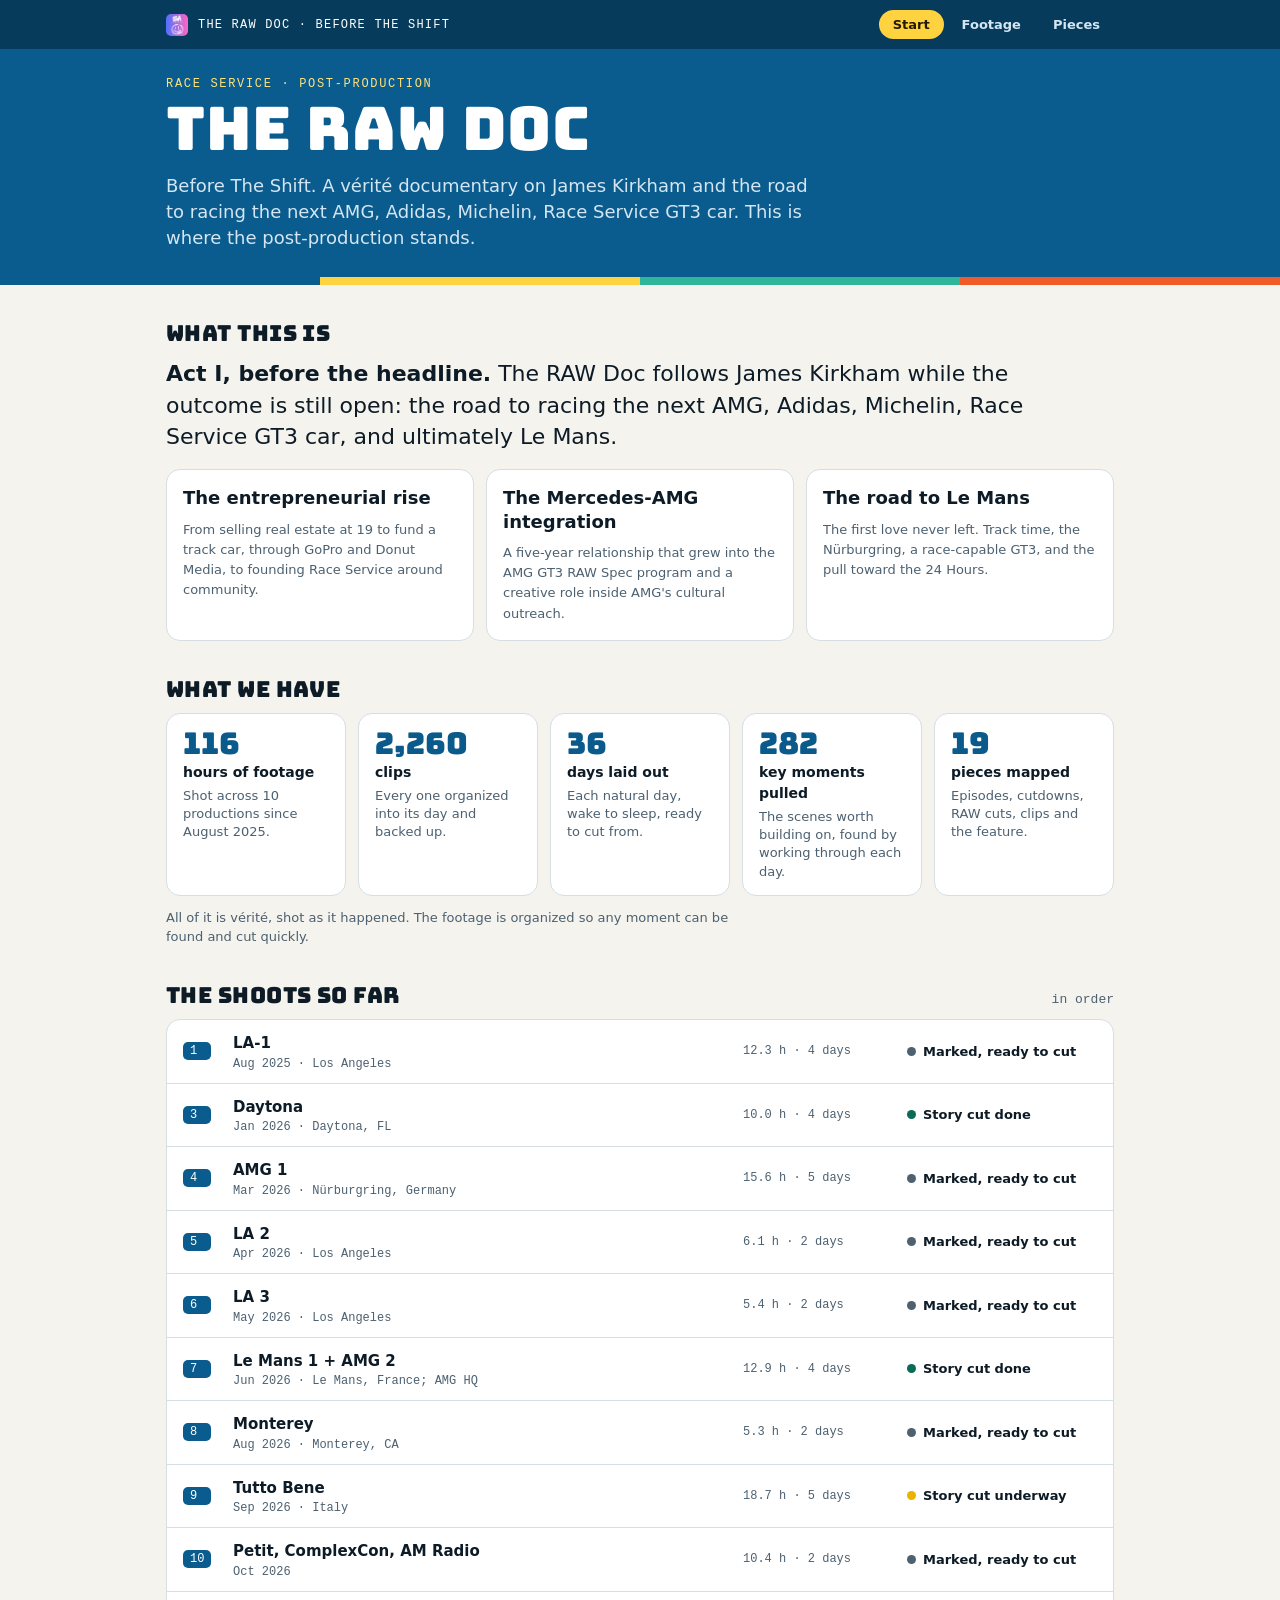
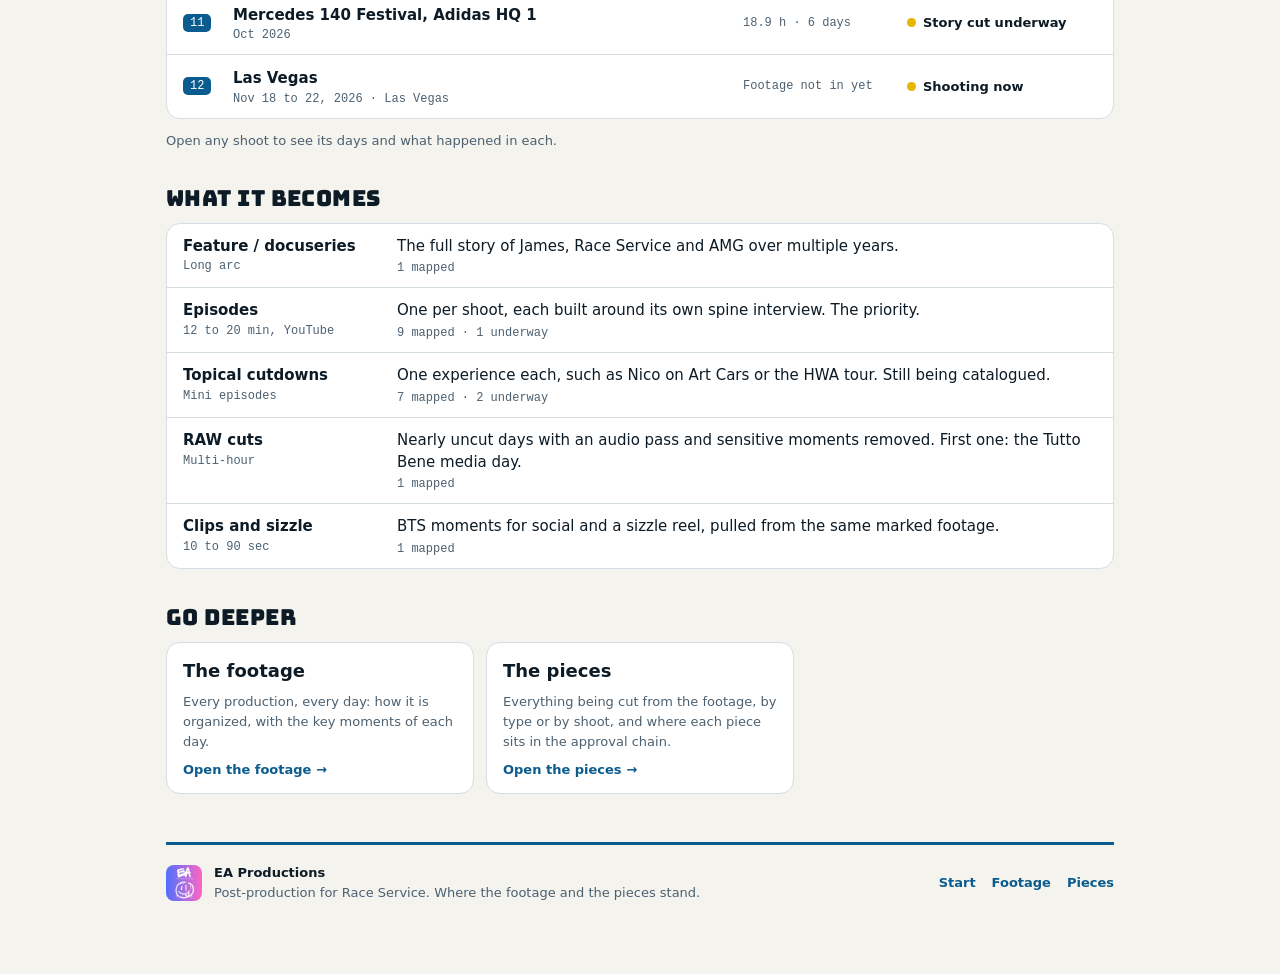
<file: index.html>
<!doctype html>
<html lang="en">
<head>
<meta charset="utf-8">
<meta name="viewport" content="width=device-width, initial-scale=1">
<title>Start · The RAW Doc: Before The Shift</title>
<meta name="robots" content="noindex, nofollow">
<link rel="icon" href="assets/ea-productions.png">
<link rel="stylesheet" href="site.css">
</head>
<body>
<header class="topbar"><div class="topbar-in">
<a class="brand" href="index.html"><img src="assets/ea-productions.png" alt="" width="22" height="22">The RAW Doc · Before The Shift</a>
<nav class="nav" aria-label="Pages"><a href="index.html" aria-current="page">Start</a><a href="footage.html">Footage</a><a href="pieces.html">Pieces</a></nav>
</div></header>
<div class="hero"><div class="hero-in">
<p class="eyebrow">Race Service · Post-production</p>
<h1>The RAW Doc</h1>
<p class="sub">Before The Shift. A vérité documentary on James Kirkham and the road to racing the next AMG, Adidas, Michelin, Race Service GT3 car. This is where the post-production stands.</p>
</div></div>
<div class="stripe"></div>
<div class="wrap">
<main id="view"></main>
<footer class="page-footer">
<div class="footer-maker"><img src="assets/ea-productions.png" alt="EA Productions" width="36" height="36"><div><b>EA Productions</b><span>Post-production for Race Service. Where the footage and the pieces stand.</span></div></div>
<nav class="footer-nav" aria-label="Pages"><a href="index.html">Start</a><a href="footage.html">Footage</a><a href="pieces.html">Pieces</a></nav>
</footer>
</div>
<script src="common.js"></script>
<script src="start.js"></script>
</body>
</html>
</file>
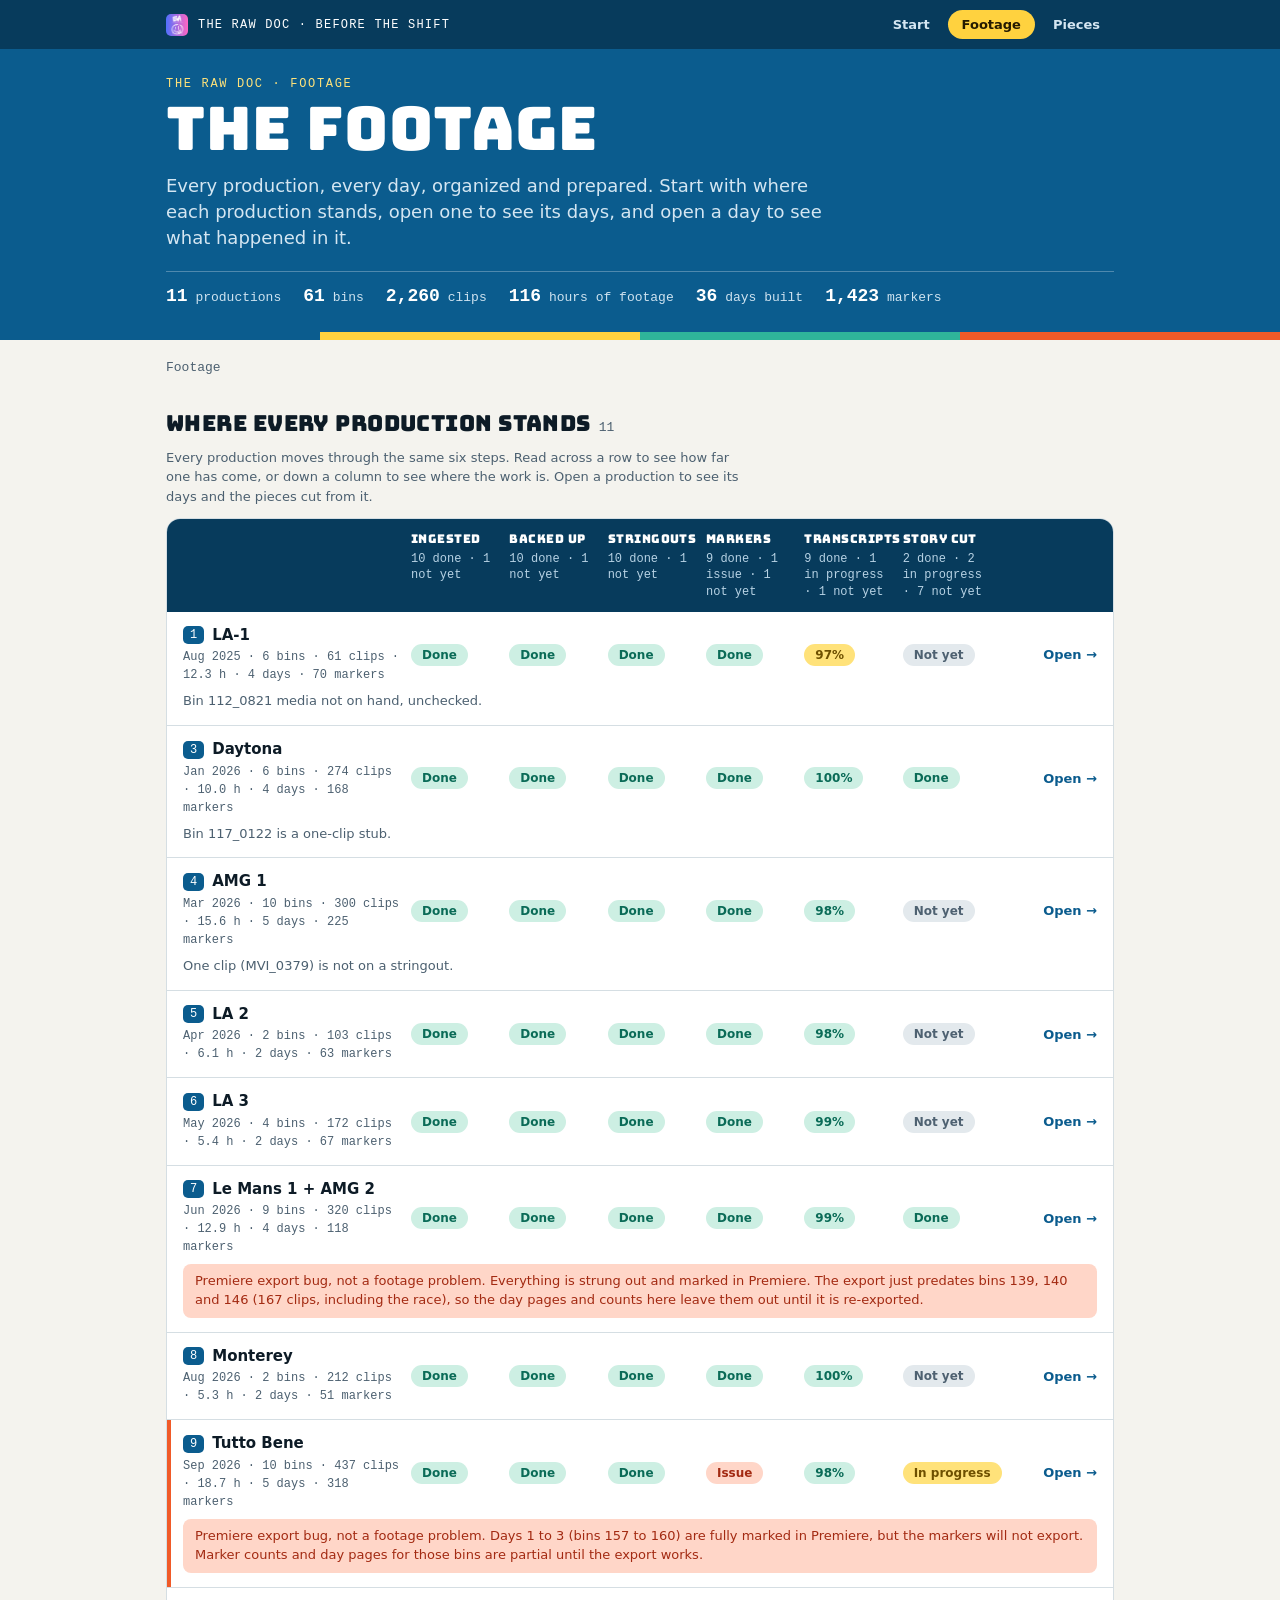
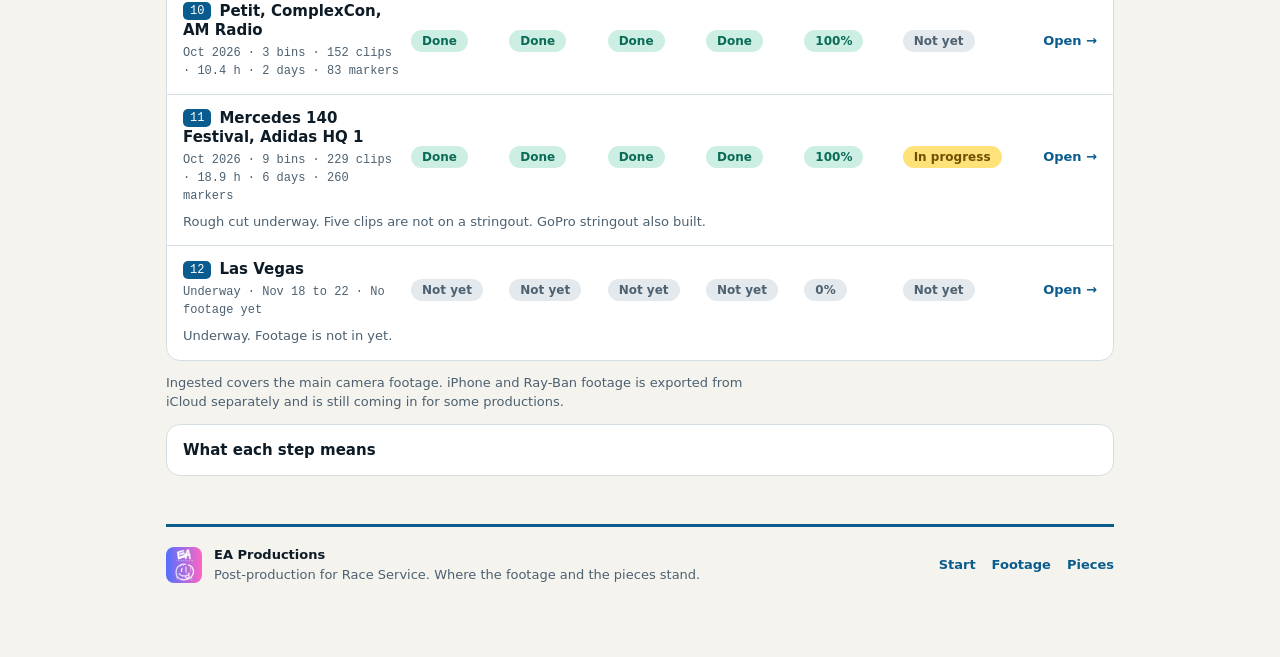
<file: footage.html>
<!doctype html>
<html lang="en">
<head>
<meta charset="utf-8">
<meta name="viewport" content="width=device-width, initial-scale=1">
<title>Footage · The RAW Doc: Before The Shift</title>
<meta name="robots" content="noindex, nofollow">
<link rel="icon" href="assets/ea-productions.png">
<link rel="stylesheet" href="site.css">
</head>
<body>
<header class="topbar"><div class="topbar-in">
<a class="brand" href="index.html"><img src="assets/ea-productions.png" alt="" width="22" height="22">The RAW Doc · Before The Shift</a>
<nav class="nav" aria-label="Pages"><a href="index.html">Start</a><a href="footage.html" aria-current="page">Footage</a><a href="pieces.html">Pieces</a></nav>
</div></header>
<div class="hero"><div class="hero-in">
<p class="eyebrow">The RAW Doc · Footage</p>
<h1>The footage</h1>
<p class="sub">Every production, every day, organized and prepared. Start with where each production stands, open one to see its days, and open a day to see what happened in it.</p>
<div class="stats" id="stats"></div>
</div></div>
<div class="stripe"></div>
<div class="wrap">
<nav class="crumbs" id="crumbs" aria-label="Breadcrumb"></nav>
<main id="view"></main>
<footer class="page-footer">
<div class="footer-maker"><img src="assets/ea-productions.png" alt="EA Productions" width="36" height="36"><div><b>EA Productions</b><span>Post-production for Race Service. Where the footage and the pieces stand.</span></div></div>
<nav class="footer-nav" aria-label="Pages"><a href="index.html">Start</a><a href="footage.html">Footage</a><a href="pieces.html">Pieces</a></nav>
</footer>
</div>
<script src="common.js"></script>
<script src="footage.js"></script>
</body>
</html>
</file>
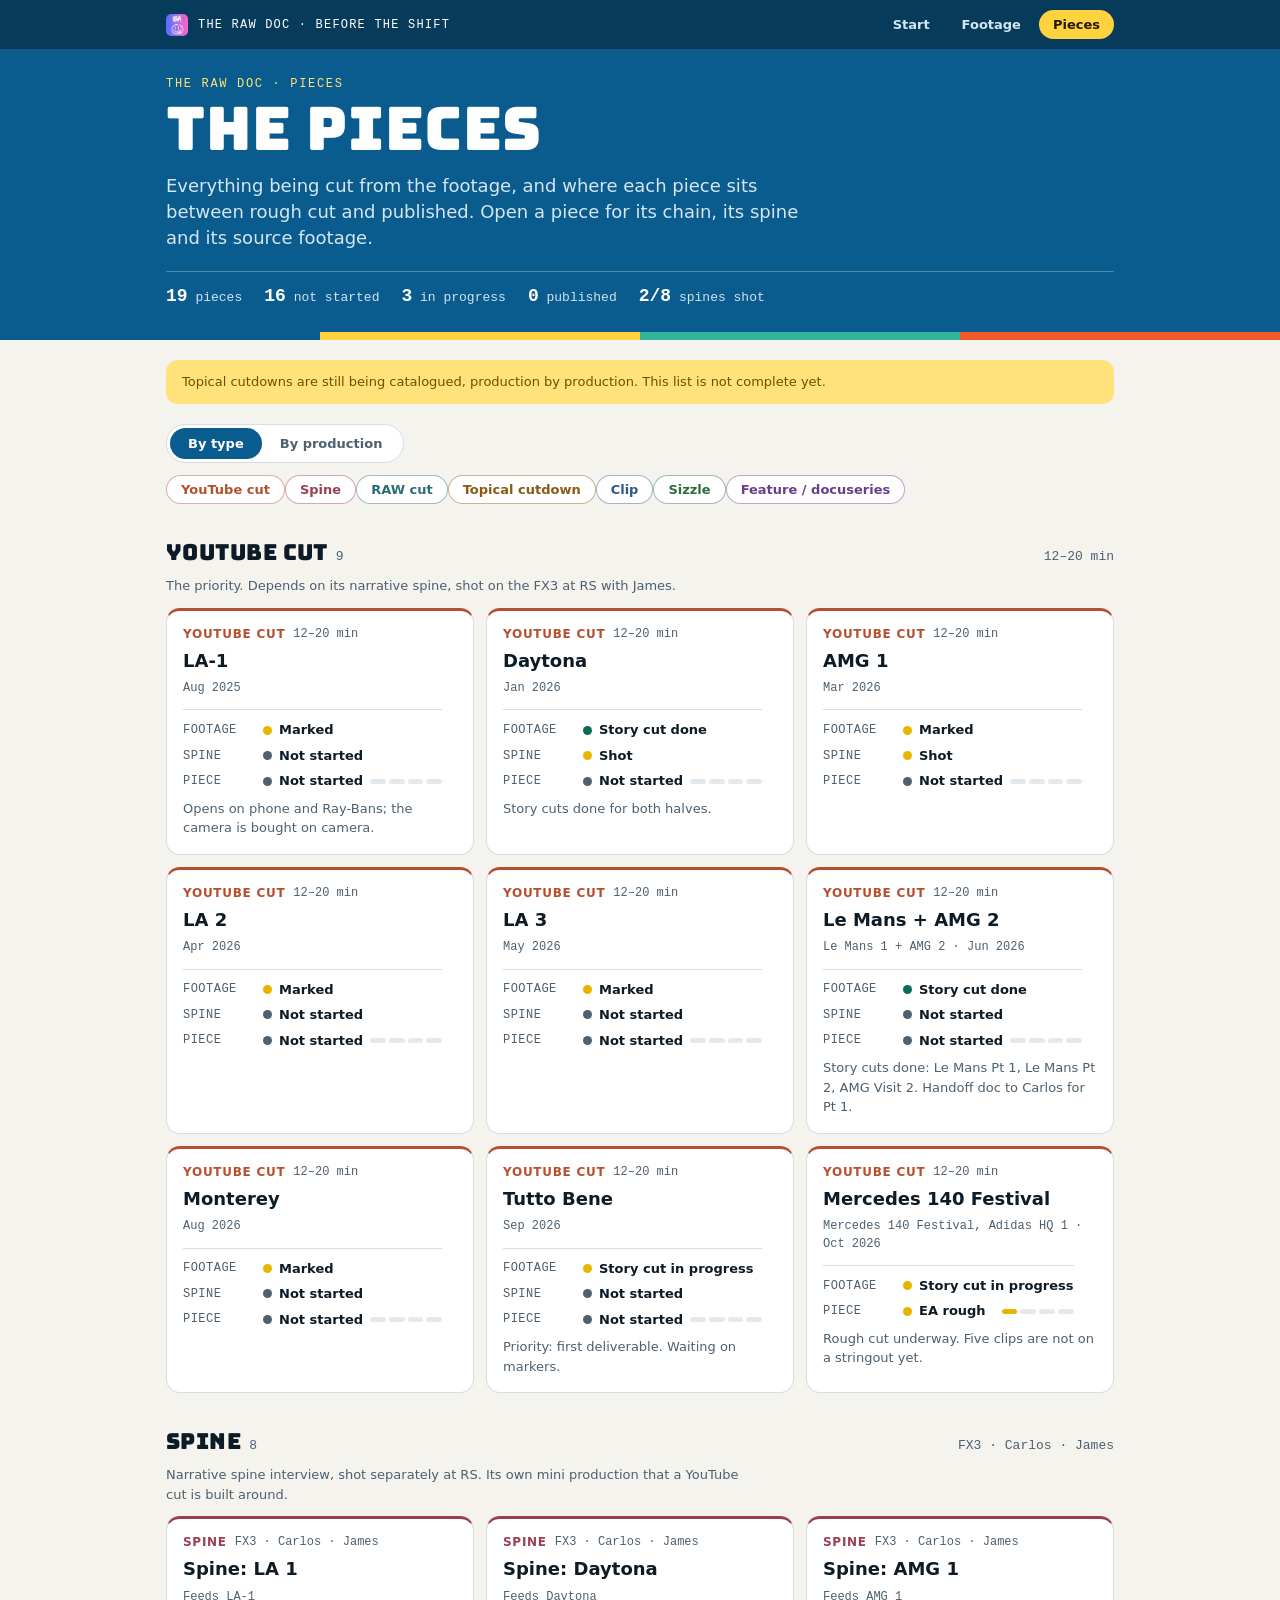
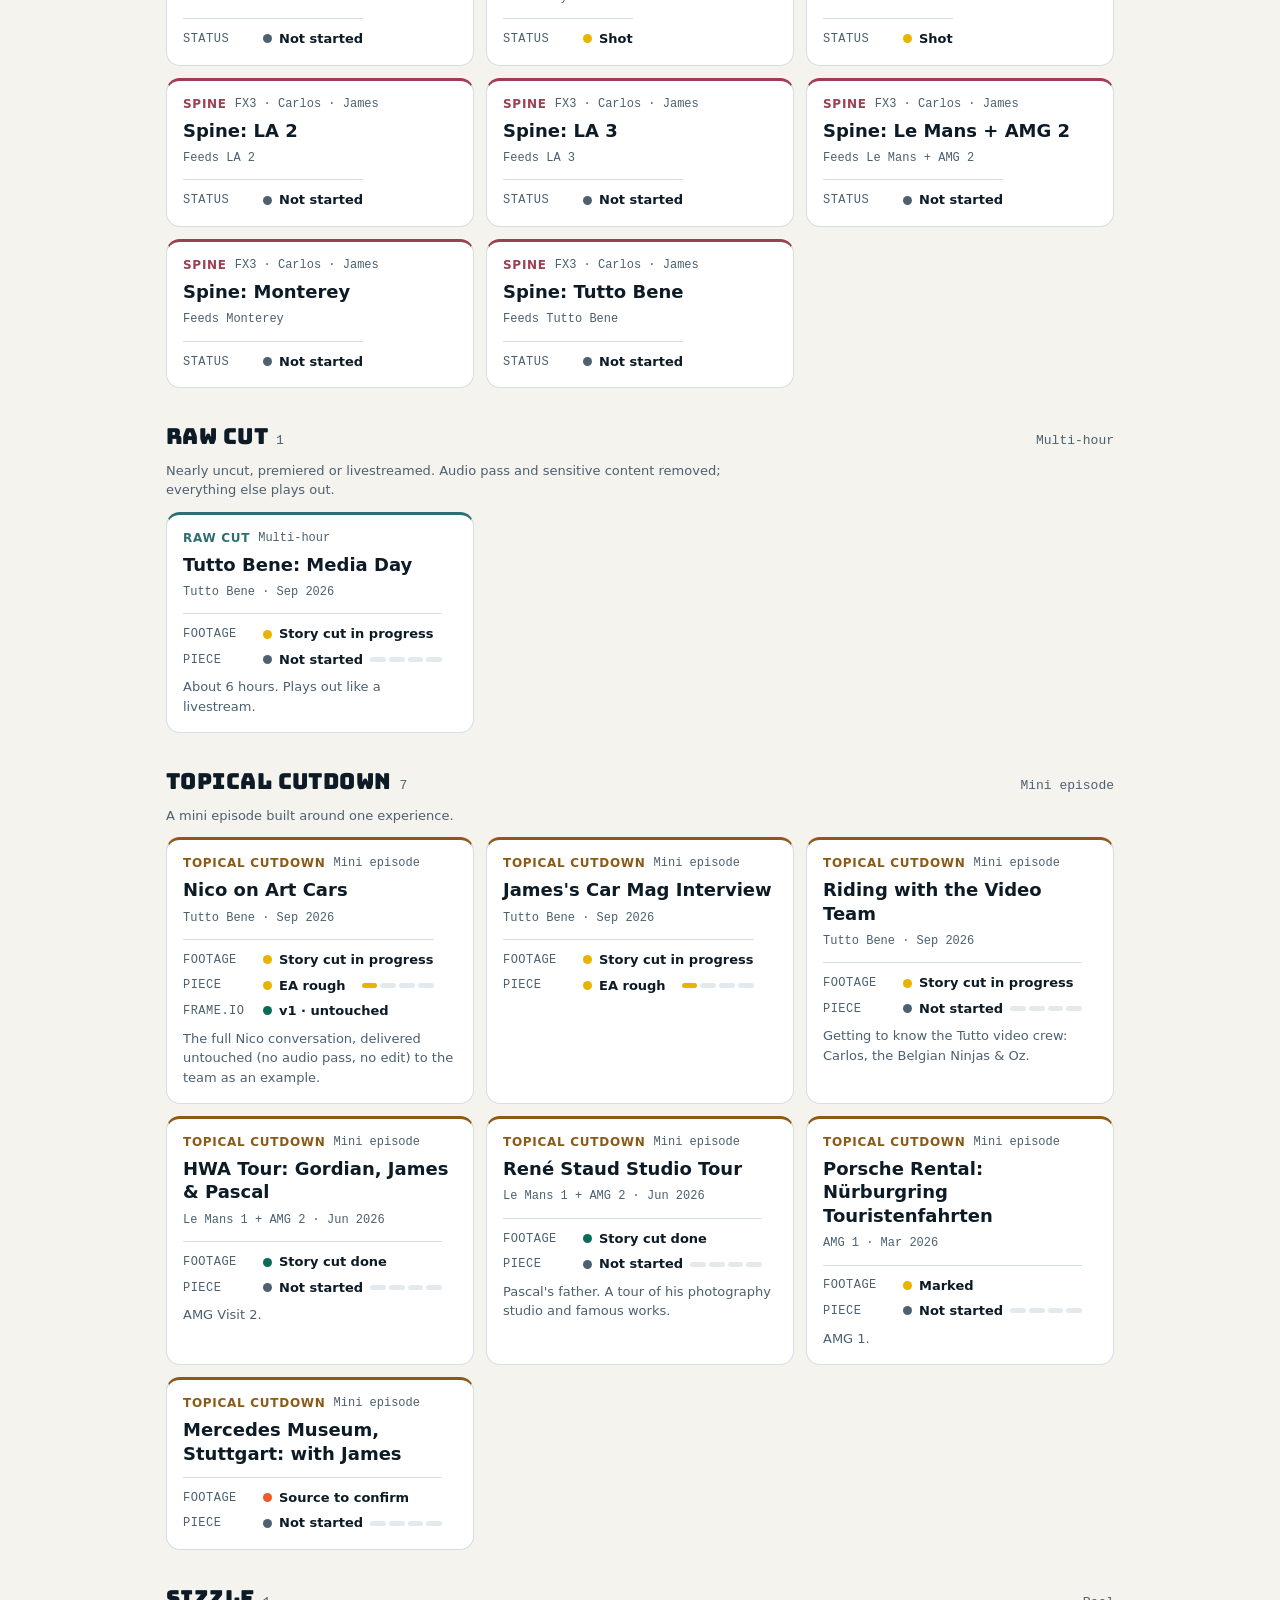
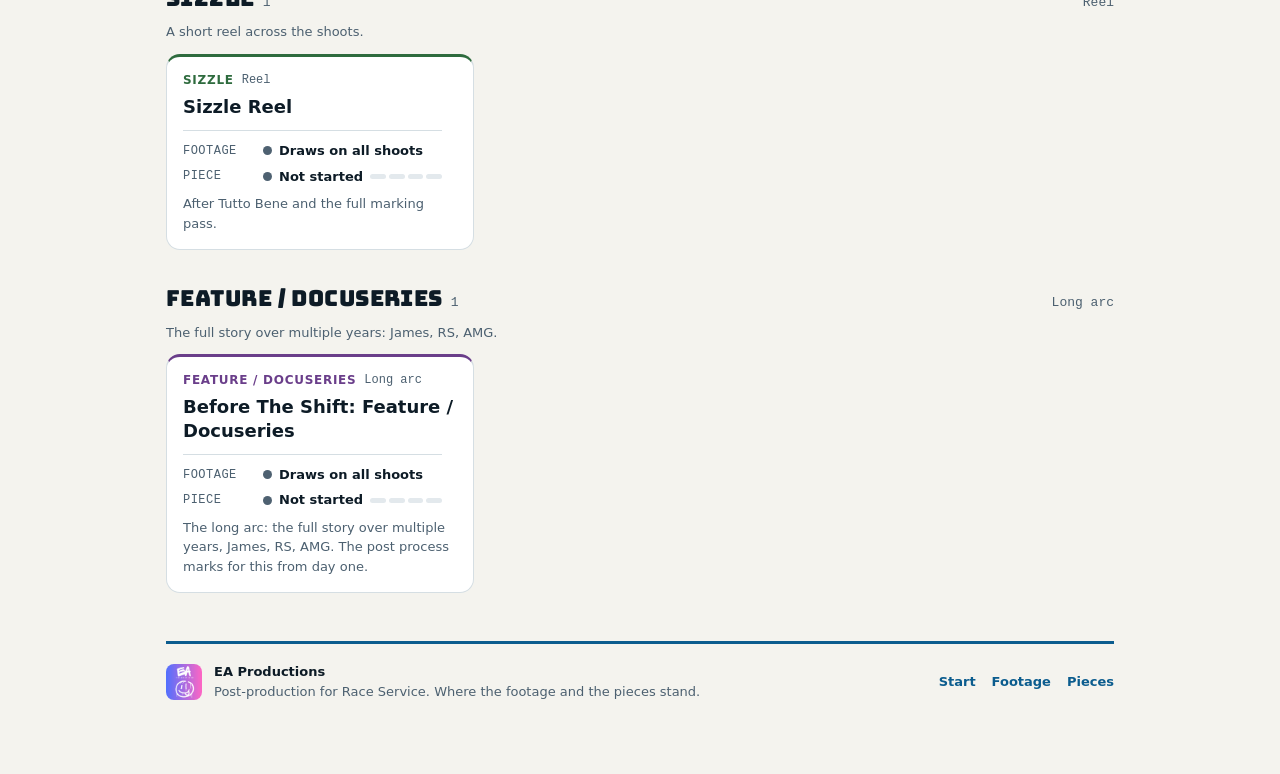
<file: pieces.html>
<!doctype html>
<html lang="en">
<head>
<meta charset="utf-8">
<meta name="viewport" content="width=device-width, initial-scale=1">
<title>Pieces · The RAW Doc: Before The Shift</title>
<meta name="robots" content="noindex, nofollow">
<link rel="icon" href="assets/ea-productions.png">
<link rel="stylesheet" href="site.css">
</head>
<body>
<header class="topbar"><div class="topbar-in">
<a class="brand" href="index.html"><img src="assets/ea-productions.png" alt="" width="22" height="22">The RAW Doc · Before The Shift</a>
<nav class="nav" aria-label="Pages"><a href="index.html">Start</a><a href="footage.html">Footage</a><a href="pieces.html" aria-current="page">Pieces</a></nav>
</div></header>
<div class="hero"><div class="hero-in">
<p class="eyebrow">The RAW Doc · Pieces</p>
<h1>The pieces</h1>
<p class="sub">Everything being cut from the footage, and where each piece sits between rough cut and published. Open a piece for its chain, its spine and its source footage.</p>
<div class="stats" id="stats"></div>
</div></div>
<div class="stripe"></div>
<div class="wrap">
<div class="banner">Topical cutdowns are still being catalogued, production by production. This list is not complete yet.</div>
<div class="controls"><div class="seg" id="group-seg" role="group" aria-label="Group pieces"><button data-group="type">By type</button><button data-group="shoot">By production</button></div><div class="chips" id="filters"></div></div>
<main id="board"></main>
<footer class="page-footer">
<div class="footer-maker"><img src="assets/ea-productions.png" alt="EA Productions" width="36" height="36"><div><b>EA Productions</b><span>Post-production for Race Service. Where the footage and the pieces stand.</span></div></div>
<nav class="footer-nav" aria-label="Pages"><a href="index.html">Start</a><a href="footage.html">Footage</a><a href="pieces.html">Pieces</a></nav>
</footer>
</div>
<dialog id="card-dialog"><div class="dialog-inner" id="dialog-inner"></div></dialog>
<script src="common.js"></script>
<script src="pieces.js"></script>
</body>
</html>
</file>
<file: site.css>
/* RAW Doc · EA Productions for Race Service
   One stylesheet for Start, Footage and Pieces.
   Look: Race Service blue, white block lettering, livery colors for status.
   Type scale (px): 12 labels · 13 secondary · 15 body · 18 lead/card titles · 22 section titles · hero clamp(34..60).
   Families: Bungee (display, titles only) · Archivo (text) · IBM Plex Mono (numbers, codes, small labels).
   Original styling only. No Race Service logo or wordmark is reproduced. */
@font-face{ font-family:"Bungee"; font-style:normal; font-weight:400; font-display:swap; src:url("assets/fonts/bungee-latin-400-normal.woff2") format("woff2"); }

:root{
  --rs-blue:#0B5C8E; --rs-deep:#073B5C;
  --bg:#F4F3EE; --card:#FFFFFF; --sunk:#E8EEF1;
  --ink:#0D1B26; --soft:#4C6070; --line:#D5DEE3;
  --accent:#0B5C8E;
  --done-fg:#0A6B57; --done-bg:#CDEFE3;
  --prog-fg:#6E5000; --prog-bg:#FFE27A;
  --none-fg:#4E6171; --none-bg:#E3E9ED;
  --issue-fg:#A32A12; --issue-bg:#FFD6C8;
  --yellow:#FFD23F; --orange:#F05A28; --teal:#2FB59A;
  --ty-youtube:#B5502F; --ty-cutdown:#8A5A16; --ty-clip:#2E5A8A; --ty-sizzle:#2E6B3E; --ty-feature:#6A3E8A; --ty-raw:#2D6E73; --ty-spine:#9C3F52;
  --display:"Bungee","Archivo Black",Impact,"Archivo",sans-serif;
  --body:"Archivo",system-ui,sans-serif;
  --mono:"IBM Plex Mono",ui-monospace,monospace;
  --r:14px;
}
@media (prefers-color-scheme: dark){
  :root{
    --bg:#08161F; --card:#0F2431; --sunk:#0B1D29;
    --ink:#EAF2F6; --soft:#9DB2C0; --line:#1E3748;
    --accent:#6DB8E8;
    --done-fg:#8FE0C4; --done-bg:#12372F;
    --prog-fg:#FFE27A; --prog-bg:#3B3208;
    --none-fg:#93A8B6; --none-bg:#16303F;
    --issue-fg:#FFA68E; --issue-bg:#3F1B12;
    --ty-youtube:#E0835F; --ty-cutdown:#D9A54E; --ty-clip:#7FA8D9; --ty-sizzle:#7CC08E; --ty-feature:#B391D6; --ty-raw:#6FB8BD; --ty-spine:#E38FA3;
  }
}

*{ box-sizing:border-box; }
html,body{ margin:0; padding:0; }
body{ background:var(--bg); color:var(--ink); font:400 15px/1.5 var(--body); -webkit-font-smoothing:antialiased; }
[hidden]{ display:none !important; }
a{ color:var(--accent); }
.wrap{ max-width:980px; margin:0 auto; padding:0 16px 72px; }
.mono{ font-family:var(--mono); }

/* ---- top bar ---- */
.topbar{ background:var(--rs-deep); color:#fff; position:sticky; top:0; z-index:20; }
.topbar-in{ max-width:980px; margin:0 auto; padding:10px 16px; display:flex; align-items:center; justify-content:space-between; gap:12px 24px; flex-wrap:wrap; }
.brand{ display:flex; align-items:center; gap:10px; color:#fff; text-decoration:none; font:500 12px var(--mono); letter-spacing:.1em; text-transform:uppercase; }
.brand img{ border-radius:5px; display:block; }
.nav{ display:flex; gap:4px; }
.nav a{ color:#D4E6F2; text-decoration:none; font:700 13px var(--body); padding:7px 14px; border-radius:999px; }
.nav a:hover{ background:rgba(255,255,255,.12); color:#fff; }
.nav a[aria-current="page"]{ background:var(--yellow); color:#241A00; }

/* ---- hero ---- */
.hero{ background:var(--rs-blue); color:#fff; }
.hero-in{ max-width:980px; margin:0 auto; padding:28px 16px 26px; }
.eyebrow{ font:500 12px var(--mono); letter-spacing:.14em; text-transform:uppercase; color:#FFE27A; margin:0 0 8px; }
h1{ font:400 clamp(34px,7vw,60px)/1 var(--display); text-transform:uppercase; letter-spacing:.01em; margin:0 0 14px; }
.hero .sub{ color:#D4E6F2; font-size:18px; line-height:1.45; max-width:58ch; margin:0; }
.stats{ display:flex; flex-wrap:wrap; gap:6px 22px; margin-top:20px; padding-top:14px; border-top:1px solid rgba(255,255,255,.28); font:400 13px var(--mono); color:#CFE3F0; }
.stats b{ font-weight:600; font-size:18px; color:#fff; }
.stripe{ height:8px; background:linear-gradient(90deg,#0B5C8E 0 25%,var(--yellow) 25% 50%,var(--teal) 50% 75%,var(--orange) 75% 100%); }

/* ---- structure ---- */
.crumbs{ margin:20px 0 4px; font:500 13px var(--mono); color:var(--soft); display:flex; gap:8px; align-items:center; flex-wrap:wrap; }
.crumbs a{ font-weight:600; text-decoration:none; } .crumbs a:hover{ text-decoration:underline; } .crumbs i{ font-style:normal; opacity:.5; }
.sec{ margin-top:36px; }
.sec-head{ display:flex; align-items:baseline; justify-content:space-between; flex-wrap:wrap; gap:4px 16px; margin-bottom:10px; }
h2{ font:400 clamp(18px,3vw,22px)/1.2 var(--display); text-transform:uppercase; letter-spacing:.02em; margin:0; }
h2 .count{ font:400 13px var(--mono); color:var(--soft); margin-left:8px; letter-spacing:0; }
h3{ font:700 18px/1.3 var(--body); margin:0; }
.sec-meta{ font:400 13px var(--mono); color:var(--soft); }
.note{ font-size:13px; color:var(--soft); line-height:1.5; max-width:70ch; margin:0 0 12px; }
.lede{ font:500 clamp(18px,2.6vw,22px)/1.45 var(--body); max-width:62ch; margin:0; }
.num{ font:500 12px var(--mono); background:var(--rs-blue); color:#fff; border-radius:5px; padding:2px 7px; margin-right:8px; vertical-align:middle; }
@media (prefers-color-scheme: dark){ .num{ background:#164B6E; } }
.tag-draft{ display:inline-block; font:500 12px var(--mono); letter-spacing:.04em; background:#FFE27A; color:#4A3600; padding:3px 10px; border-radius:999px; margin-top:12px; }

/* ---- status pills ---- */
.pill{ display:inline-block; font:700 12px var(--body); padding:4px 11px; border-radius:999px; white-space:nowrap; }
.st-done{ color:var(--done-fg); background:var(--done-bg); }
.st-prog{ color:var(--prog-fg); background:var(--prog-bg); }
.st-none{ color:var(--none-fg); background:var(--none-bg); }
.st-issue{ color:var(--issue-fg); background:var(--issue-bg); }

/* ---- cards ---- */
.grid{ display:grid; grid-template-columns:repeat(auto-fill,minmax(280px,1fr)); gap:12px; }
.card{ background:var(--card); border:1px solid var(--line); border-radius:var(--r); padding:16px; display:flex; flex-direction:column; gap:10px; color:inherit; text-decoration:none; text-align:left; font:inherit; }
a.card:hover,button.card:hover{ border-color:var(--rs-blue); box-shadow:0 0 0 2px rgba(11,92,142,.18); }
.card-top{ display:flex; justify-content:space-between; align-items:flex-start; gap:12px; }
.card-title{ font:700 15px/1.35 var(--body); }
.meta{ font:400 12px/1.45 var(--mono); color:var(--soft); }
.go{ font:700 13px var(--body); color:var(--accent); margin-top:auto; }
.summary{ font-size:13px; line-height:1.55; color:var(--soft); margin:0; }

/* ---- matrix (productions x steps) ---- */
.mx{ background:var(--card); border:1px solid var(--line); border-radius:var(--r); overflow:hidden; }
.mx-head,.mx-row{ display:grid; grid-template-columns:minmax(220px,1.7fr) repeat(6,minmax(84px,1fr)) 96px; align-items:center; gap:0 8px; padding:0 16px; }
.mx-head{ background:var(--rs-deep); color:#fff; padding-top:12px; padding-bottom:12px; align-items:start; }
.mx-h b{ display:block; font:400 12px var(--display); letter-spacing:.04em; text-transform:uppercase; }
.mx-h span{ display:block; font:400 12px/1.35 var(--mono); color:#B7D2E4; margin-top:4px; }
.mx-row{ padding-top:14px; padding-bottom:14px; border-top:1px solid var(--line); color:inherit; text-decoration:none; }
.mx-row:first-of-type{ border-top:none; }
a.mx-row:hover{ background:var(--sunk); }
.mx-row.has-issue{ box-shadow:inset 4px 0 0 var(--orange); }
.mx-title{ font:700 15px/1.3 var(--body); }
.mx-sub{ font:400 12px/1.5 var(--mono); color:var(--soft); margin-top:3px; }
.mx-c{ display:flex; }
.mx-go{ font:700 13px var(--body); color:var(--soft); text-align:right; } a.mx-row .mx-go{ color:var(--accent); }
.mx-flag{ grid-column:1 / -1; font-size:13px; line-height:1.45; color:var(--soft); margin-top:8px; }
.mx-flag.is-issue{ color:var(--issue-fg); background:var(--issue-bg); padding:8px 12px; border-radius:8px; font-weight:500; }
.mx-one .mx-row{ border-top:none; }
@media (max-width:860px){
  .mx-head{ display:none; }
  .mx-row{ grid-template-columns:repeat(3,minmax(0,1fr)); gap:8px; padding:14px; }
  .mx-row > *{ min-width:0; }
  .mx-name,.mx-go,.mx-flag{ grid-column:1 / -1; }
  .mx-go{ text-align:left; }
  .mx-sub,.mx-flag,.mx-title{ overflow-wrap:anywhere; }
  .mx-c{ flex-direction:column; gap:4px; }
  .mx-c .pill{ width:100%; white-space:normal; border-radius:10px; }
  .mx-c .pill::before{ content:attr(data-label); display:block; font:500 12px var(--mono); text-transform:uppercase; letter-spacing:.04em; opacity:.85; }
}
.defs{ margin:0; padding:8px 16px 16px; display:grid; gap:10px; background:var(--card); border:1px solid var(--line); border-top:none; border-radius:0 0 var(--r) var(--r); }
.defs dt{ font-weight:700; font-size:13px; } .defs dd{ margin:2px 0 0; font-size:13px; color:var(--soft); line-height:1.5; }

/* ---- disclosure ---- */
details.more summary{ cursor:pointer; list-style:none; display:flex; flex-wrap:wrap; justify-content:space-between; gap:4px 16px; padding:14px 16px; background:var(--card); border:1px solid var(--line); border-radius:var(--r); font-weight:700; font-size:15px; }
details.more summary::-webkit-details-marker{ display:none; }
details.more summary span{ font:400 12px var(--mono); color:var(--soft); }
details.more summary:hover{ border-color:var(--rs-blue); }
details.more[open] summary{ border-bottom-left-radius:0; border-bottom-right-radius:0; border-bottom:none; }
details.more[open] .list{ border-top-left-radius:0; border-top-right-radius:0; }

/* ---- lists ---- */
.list{ list-style:none; margin:0; padding:0; background:var(--card); border:1px solid var(--line); border-radius:var(--r); overflow:hidden; }
.list > li{ border-top:1px solid var(--line); } .list > li:first-child{ border-top:none; }
.km{ display:grid; grid-template-columns:34px 1fr; gap:12px; padding:14px 16px; align-items:start; }
.km-n{ width:22px; height:22px; border-radius:50%; background:var(--yellow); color:#241A00; font:700 12px var(--mono); display:flex; align-items:center; justify-content:center; box-shadow:0 0 0 2px var(--rs-deep); margin-top:1px; }
.km-label{ font-weight:700; font-size:15px; line-height:1.4; }
.mom{ display:grid; grid-template-columns:120px 1fr; gap:2px 14px; padding:10px 16px; font-size:15px; line-height:1.4; }
.mom-at{ grid-row:span 2; font:500 12px var(--mono); color:var(--soft); padding-top:3px; }
.mom-name{ font-weight:700; } .mom-note{ color:var(--soft); font-size:13px; }
.mom-texture .mom-name{ font-weight:500; color:var(--soft); }
.mom-sync .mom-at{ color:var(--issue-fg); }
@media (max-width:560px){ .mom{ grid-template-columns:1fr; } .mom-at{ grid-row:auto; } }

/* ---- day stats + timeline ---- */
.dstats{ display:flex; flex-wrap:wrap; gap:10px; }
.dstat{ background:var(--card); border:1px solid var(--line); border-radius:12px; padding:10px 16px; min-width:112px; }
.dstat b{ display:block; font:400 22px var(--display); color:var(--accent); } .dstat span{ font:400 12px var(--mono); color:var(--soft); }
.tl-bar{ position:relative; height:26px; background:var(--sunk); border:1px solid var(--line); border-radius:8px; overflow:hidden; }
.tl-compact .tl-bar{ height:16px; border-radius:6px; }
.tk{ position:absolute; top:4px; bottom:4px; width:2px; margin-left:-1px; background:var(--rs-blue); opacity:.75; border-radius:1px; }
.tk-texture{ background:var(--soft); opacity:.35; top:9px; bottom:9px; }
.tk-sync{ background:var(--orange); opacity:1; }
.tl-compact .tk{ top:3px; bottom:3px; } .tl-compact .tk-texture{ top:5px; bottom:5px; }
.tl-pins{ position:relative; height:46px; }
.pin{ position:absolute; width:22px; height:22px; margin-left:-11px; border-radius:50%; background:var(--yellow); color:#241A00; font:700 12px var(--mono); display:flex; align-items:center; justify-content:center; bottom:0; box-shadow:0 0 0 2px var(--rs-deep); }
.pin.lvl1{ bottom:24px; }
.tl-scale{ display:flex; justify-content:space-between; font:400 12px var(--mono); color:var(--soft); margin-top:6px; }
.daynav{ display:flex; justify-content:space-between; margin-top:28px; }
.btn{ display:inline-block; text-decoration:none; background:var(--card); border:1px solid var(--line); border-radius:999px; color:var(--ink); font:700 13px var(--body); padding:8px 18px; }
.btn:hover{ border-color:var(--rs-blue); }

/* ---- start page ---- */
.meters{ display:grid; grid-template-columns:repeat(auto-fit,minmax(260px,1fr)); gap:12px; }
.meter-card h3{ font:400 15px var(--display); text-transform:uppercase; letter-spacing:.03em; }
.meter{ display:grid; gap:4px; }
.meter-top{ display:flex; justify-content:space-between; gap:12px; font-size:13px; }
.meter-top b{ font-weight:700; } .meter-top span{ font:400 12px var(--mono); color:var(--soft); }
.bar{ display:flex; gap:2px; height:10px; }
.bar i{ flex:1; background:var(--none-bg); border-radius:2px; display:block; }
.bar i.d{ background:var(--done-fg); } .bar i.p{ background:#E8B400; } .bar i.x{ background:var(--orange); }
.attn{ list-style:none; margin:0; padding:0; display:grid; gap:8px; }
.attn li{ display:grid; grid-template-columns:auto 1fr; gap:4px 12px; align-items:baseline; background:var(--card); border:1px solid var(--line); border-radius:12px; padding:12px 16px; }
.attn li.is-issue{ border-color:var(--orange); box-shadow:inset 4px 0 0 var(--orange); }
.attn b{ font-weight:700; } .attn span{ color:var(--soft); font-size:13px; grid-column:2; }
.flow{ display:grid; grid-template-columns:repeat(4,1fr); gap:10px; counter-reset:f; }
.flow > a, .flow > div{ background:var(--card); border:1px solid var(--line); border-radius:var(--r); padding:14px 16px; text-decoration:none; color:inherit; position:relative; display:flex; flex-direction:column; gap:6px; }
.flow > a:hover{ border-color:var(--rs-blue); }
.flow .step{ font:400 12px var(--mono); color:var(--soft); }
.flow h3{ font:400 15px var(--display); text-transform:uppercase; }
.flow p{ margin:0; font-size:13px; color:var(--soft); line-height:1.5; }
@media (max-width:760px){ .flow{ grid-template-columns:1fr 1fr; } }
@media (max-width:480px){ .flow{ grid-template-columns:1fr; } }
.tiers{ display:flex; flex-direction:column; }
.tier{ display:grid; grid-template-columns:200px 1fr; gap:14px; padding:12px 16px; font-size:15px; line-height:1.45; }
.tier-name{ font-weight:700; } .tier-name small{ display:block; font:400 12px var(--mono); color:var(--soft); margin-top:2px; }
@media (max-width:560px){ .tier{ grid-template-columns:1fr; gap:4px; } }
.pathway{ display:flex; flex-wrap:wrap; align-items:center; gap:8px; font-weight:700; }
.pathway span.arrow{ color:var(--soft); }
.pathway .who{ font:400 12px var(--mono); color:var(--soft); display:block; font-weight:400; }

/* ---- pieces board ---- */
.controls{ display:flex; align-items:center; justify-content:space-between; flex-wrap:wrap; gap:12px; margin:20px 0 10px; }
.seg{ display:inline-flex; background:var(--card); border:1px solid var(--line); border-radius:999px; padding:3px; }
.seg button{ font:700 13px var(--body); border:none; background:transparent; color:var(--soft); padding:8px 18px; border-radius:999px; cursor:pointer; }
.seg button:hover{ color:var(--ink); }
.seg button.is-active{ background:var(--rs-blue); color:#fff; }
.filter-row{ display:flex; align-items:center; gap:10px; flex-wrap:wrap; }
.filter-label{ font:500 12px var(--mono); text-transform:uppercase; letter-spacing:.06em; color:var(--soft); }
.filters{ display:flex; gap:8px; flex-wrap:wrap; }
.chip{ font:700 13px var(--body); cursor:pointer; color:var(--c); background:var(--card); border:1.5px solid color-mix(in srgb, var(--c) 45%, transparent); padding:6px 14px; border-radius:999px; display:inline-flex; align-items:center; gap:6px; }
.chip:hover{ border-color:var(--c); background:color-mix(in srgb, var(--c) 12%, var(--card)); }
.chip.is-active{ background:var(--c); border-color:var(--c); color:var(--card); }
.legend{ font:400 12px var(--mono); color:var(--soft); margin:0 0 18px; }
.group{ margin-top:30px; }
.group-head{ display:flex; align-items:baseline; justify-content:space-between; flex-wrap:wrap; gap:4px 12px; margin-bottom:10px; }
.piece-card{ border-top:3px solid var(--c); cursor:pointer; gap:8px; }
.card-head{ display:flex; justify-content:space-between; align-items:center; gap:8px; }
.type-tag{ font:700 12px var(--body); text-transform:uppercase; letter-spacing:.06em; color:var(--c); }
.spec{ font:500 12px var(--mono); color:var(--soft); }
.piece-card .card-title{ font-size:15px; }
.facts{ margin:4px 0 0; padding:10px 0 0; border-top:1px solid var(--line); display:flex; flex-direction:column; gap:6px; }
.fact{ display:grid; grid-template-columns:72px 1fr; align-items:center; gap:8px; font-size:13px; }
.fact dt{ font:500 12px var(--mono); text-transform:uppercase; letter-spacing:.04em; color:var(--soft); }
.fact dd{ margin:0; display:flex; align-items:center; gap:7px; font-weight:700; }
.dot{ width:9px; height:9px; border-radius:50%; flex:0 0 auto; background:currentColor; display:inline-block; }
.dot.st-done{ color:var(--done-fg); background:var(--done-fg); } .dot.st-prog{ color:#E8B400; background:#E8B400; } .dot.st-none{ color:var(--none-fg); background:var(--none-fg); } .dot.st-issue{ color:var(--orange); background:var(--orange); }
.chain{ display:flex; gap:3px; margin-left:auto; width:72px; }
.chain .cs{ flex:1; height:5px; border-radius:3px; background:var(--none-bg); display:block; }
.chain .cs.is-done{ background:var(--done-fg); } .chain .cs.is-current{ background:#E8B400; }
.card-notes{ font-size:13px; color:var(--soft); line-height:1.5; }
.banner{ background:var(--prog-bg); color:var(--prog-fg); border-radius:12px; padding:12px 16px; font-size:13px; font-weight:500; margin-top:20px; }

dialog#card-dialog{ border:none; border-radius:16px; padding:0; width:min(520px,92vw); background:var(--card); color:var(--ink); }
dialog#card-dialog::backdrop{ background:rgba(7,23,34,.55); }
.dialog-inner{ padding:24px; }
.dialog-inner h2{ margin:6px 0 4px; font-size:22px; }
.dialog-crumb{ font:400 12px var(--mono); color:var(--soft); }
.dialog-close{ float:right; border:none; background:transparent; font-size:22px; line-height:1; cursor:pointer; color:var(--soft); }
.dialog-field{ margin-top:14px; font-size:15px; line-height:1.45; }
.dialog-label{ font:500 12px var(--mono); text-transform:uppercase; letter-spacing:.06em; color:var(--soft); margin-bottom:4px; }
.dialog-desc{ font-size:13px; color:var(--soft); margin:8px 0 0; line-height:1.5; }
.chain-list{ list-style:none; padding:0; margin:0; display:flex; flex-wrap:wrap; gap:6px; }
.chain-list li{ font:700 12px var(--body); padding:5px 10px; border-radius:8px; }
.dialog-link{ font-weight:700; text-decoration:none; display:inline-block; margin-top:6px; } .dialog-link:hover{ text-decoration:underline; }
.dialog-link-btn{ font:700 13px var(--body); color:var(--accent); background:none; border:none; padding:0; margin-left:4px; cursor:pointer; }
.dialog-link-btn:hover{ text-decoration:underline; }

/* ---- footer ---- */
.page-footer{ margin-top:48px; padding-top:18px; border-top:3px solid var(--rs-blue); display:flex; flex-wrap:wrap; justify-content:space-between; align-items:center; gap:14px; font-size:13px; color:var(--soft); }
.footer-maker{ display:flex; align-items:center; gap:12px; max-width:560px; }
.footer-maker img{ border-radius:8px; display:block; }
.footer-maker b{ display:block; color:var(--ink); font-size:13px; }
.footer-nav{ display:flex; gap:16px; flex-wrap:wrap; } .footer-nav a{ font-weight:700; text-decoration:none; }
.grid .card .summary{display:-webkit-box;-webkit-line-clamp:6;-webkit-box-orient:vertical;overflow:hidden}

/* Start page: leadership view */
.glance{ display:grid; grid-template-columns:repeat(auto-fit,minmax(170px,1fr)); gap:12px; }
.glance .g{ background:var(--card); border:1px solid var(--line); border-radius:var(--r); padding:14px 16px; display:grid; gap:4px; align-content:start; }
.glance .g b{ font:400 30px/1 var(--display); color:var(--blue,#0B5A8C); }
.glance .gl{ font-weight:700; font-size:14px; }
.glance .gd{ color:var(--soft); font-size:13px; line-height:1.4; }
.road{ background:var(--card); border:1px solid var(--line); border-radius:var(--r); overflow:hidden; }
.road-row{ display:grid; grid-template-columns:36px 1fr 150px 190px; gap:14px; align-items:center; padding:12px 16px; border-top:1px solid var(--line); color:inherit; text-decoration:none; }
.road-row:first-child{ border-top:none; } .road-row:hover{ background:color-mix(in srgb, var(--card) 92%, var(--blue,#0B5A8C)); }
.rn b{ display:block; font-weight:700; } .rn small{ display:block; font:400 12px var(--mono); color:var(--soft); margin-top:2px; }
.rs{ font:400 12px var(--mono); color:var(--soft); } .rp{ font-weight:700; font-size:13px; display:flex; align-items:center; gap:7px; }
@media (max-width:700px){ .road-row{ grid-template-columns:36px 1fr; } .rs,.rp{ grid-column:2; } }
.tier-n{ display:block; font:400 12px var(--mono); color:var(--soft); margin-top:4px; }
.pathway .is-rs{ outline:2px solid var(--yellow,#FFD23F); outline-offset:4px; border-radius:8px; }
</file>
